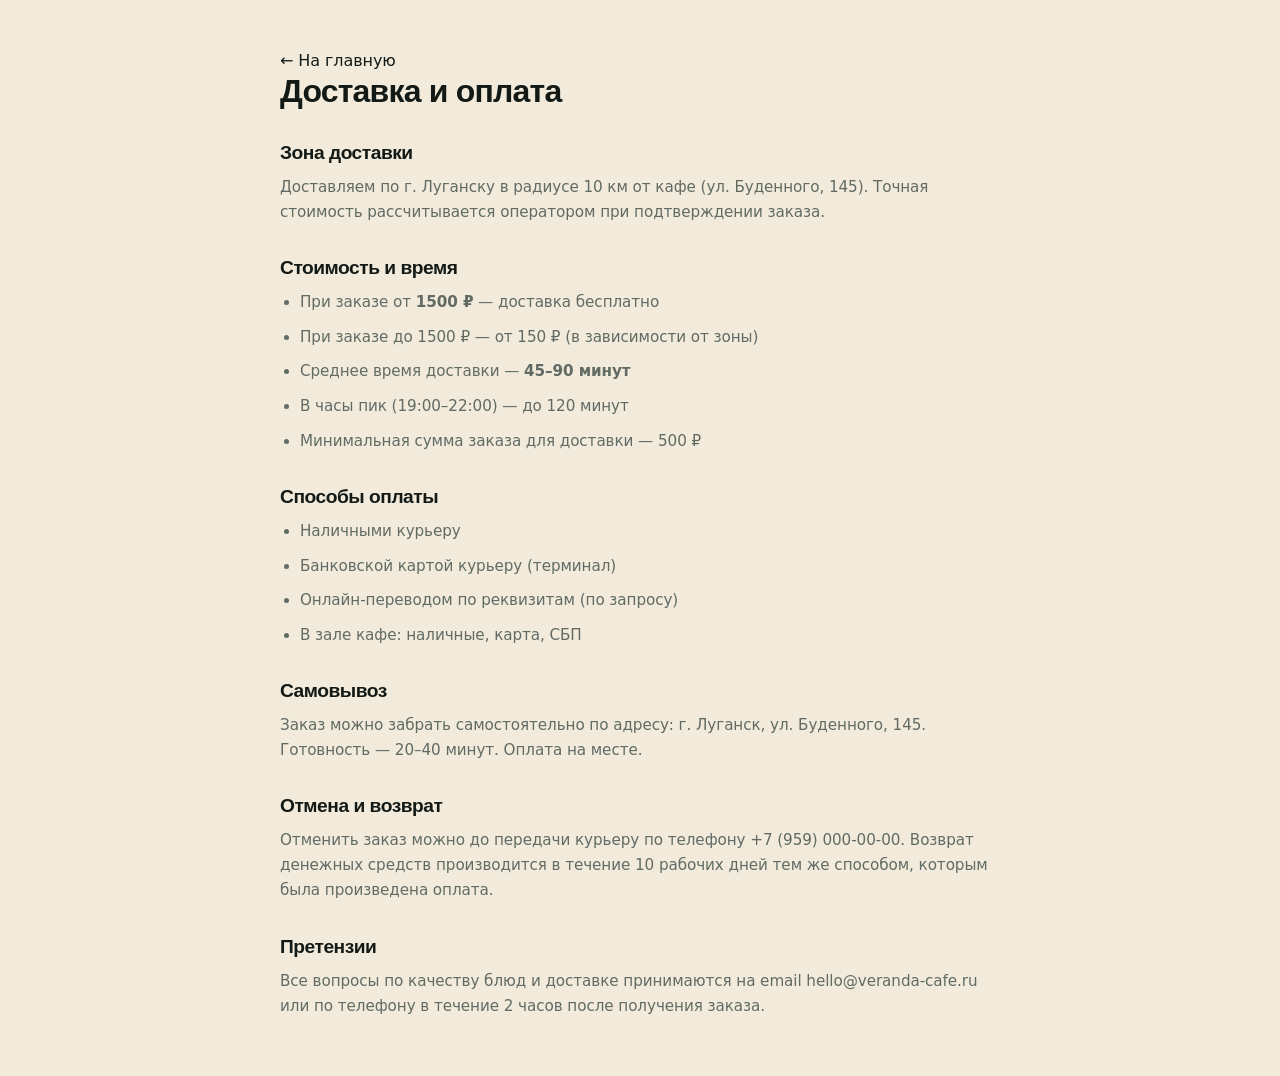
<file: legal/delivery.html>
<!DOCTYPE html>
<html lang="ru">
<head>
<meta charset="UTF-8">
<meta name="viewport" content="width=device-width, initial-scale=1">
<title>Доставка и оплата — кафе ВерАнда</title>
<link rel="stylesheet" href="../css/styles.css">
<style>.legal{max-width:760px;margin:0 auto;padding:3rem 1.25rem}.legal h1{margin-bottom:1.5rem}.legal h2{margin:2rem 0 .75rem;font-size:1.2rem}.legal p,.legal li{margin-bottom:.6rem;color:var(--muted);font-size:.95rem}.legal ul{padding-left:1.25rem;list-style:disc}.legal a{color:var(--gold)}</style>
</head>
<body>
<main class="legal">
  <a href="../index.html">← На главную</a>
  <h1>Доставка и оплата</h1>

  <h2>Зона доставки</h2>
  <p>Доставляем по г. Луганску в радиусе 10 км от кафе (ул. Буденного, 145). Точная стоимость рассчитывается оператором при подтверждении заказа.</p>

  <h2>Стоимость и время</h2>
  <ul>
    <li>При заказе от <strong>1500 ₽</strong> — доставка бесплатно</li>
    <li>При заказе до 1500 ₽ — от 150 ₽ (в зависимости от зоны)</li>
    <li>Среднее время доставки — <strong>45–90 минут</strong></li>
    <li>В часы пик (19:00–22:00) — до 120 минут</li>
    <li>Минимальная сумма заказа для доставки — 500 ₽</li>
  </ul>

  <h2>Способы оплаты</h2>
  <ul>
    <li>Наличными курьеру</li>
    <li>Банковской картой курьеру (терминал)</li>
    <li>Онлайн-переводом по реквизитам (по запросу)</li>
    <li>В зале кафе: наличные, карта, СБП</li>
  </ul>

  <h2>Самовывоз</h2>
  <p>Заказ можно забрать самостоятельно по адресу: г. Луганск, ул. Буденного, 145. Готовность — 20–40 минут. Оплата на месте.</p>

  <h2>Отмена и возврат</h2>
  <p>Отменить заказ можно до передачи курьеру по телефону <a href="tel:+79590000000">+7 (959) 000-00-00</a>. Возврат денежных средств производится в течение 10 рабочих дней тем же способом, которым была произведена оплата.</p>

  <h2>Претензии</h2>
  <p>Все вопросы по качеству блюд и доставке принимаются на email <a href="mailto:hello@veranda-cafe.ru">hello@veranda-cafe.ru</a> или по телефону в течение 2 часов после получения заказа.</p>
</main>
</body>
</html>
</file>
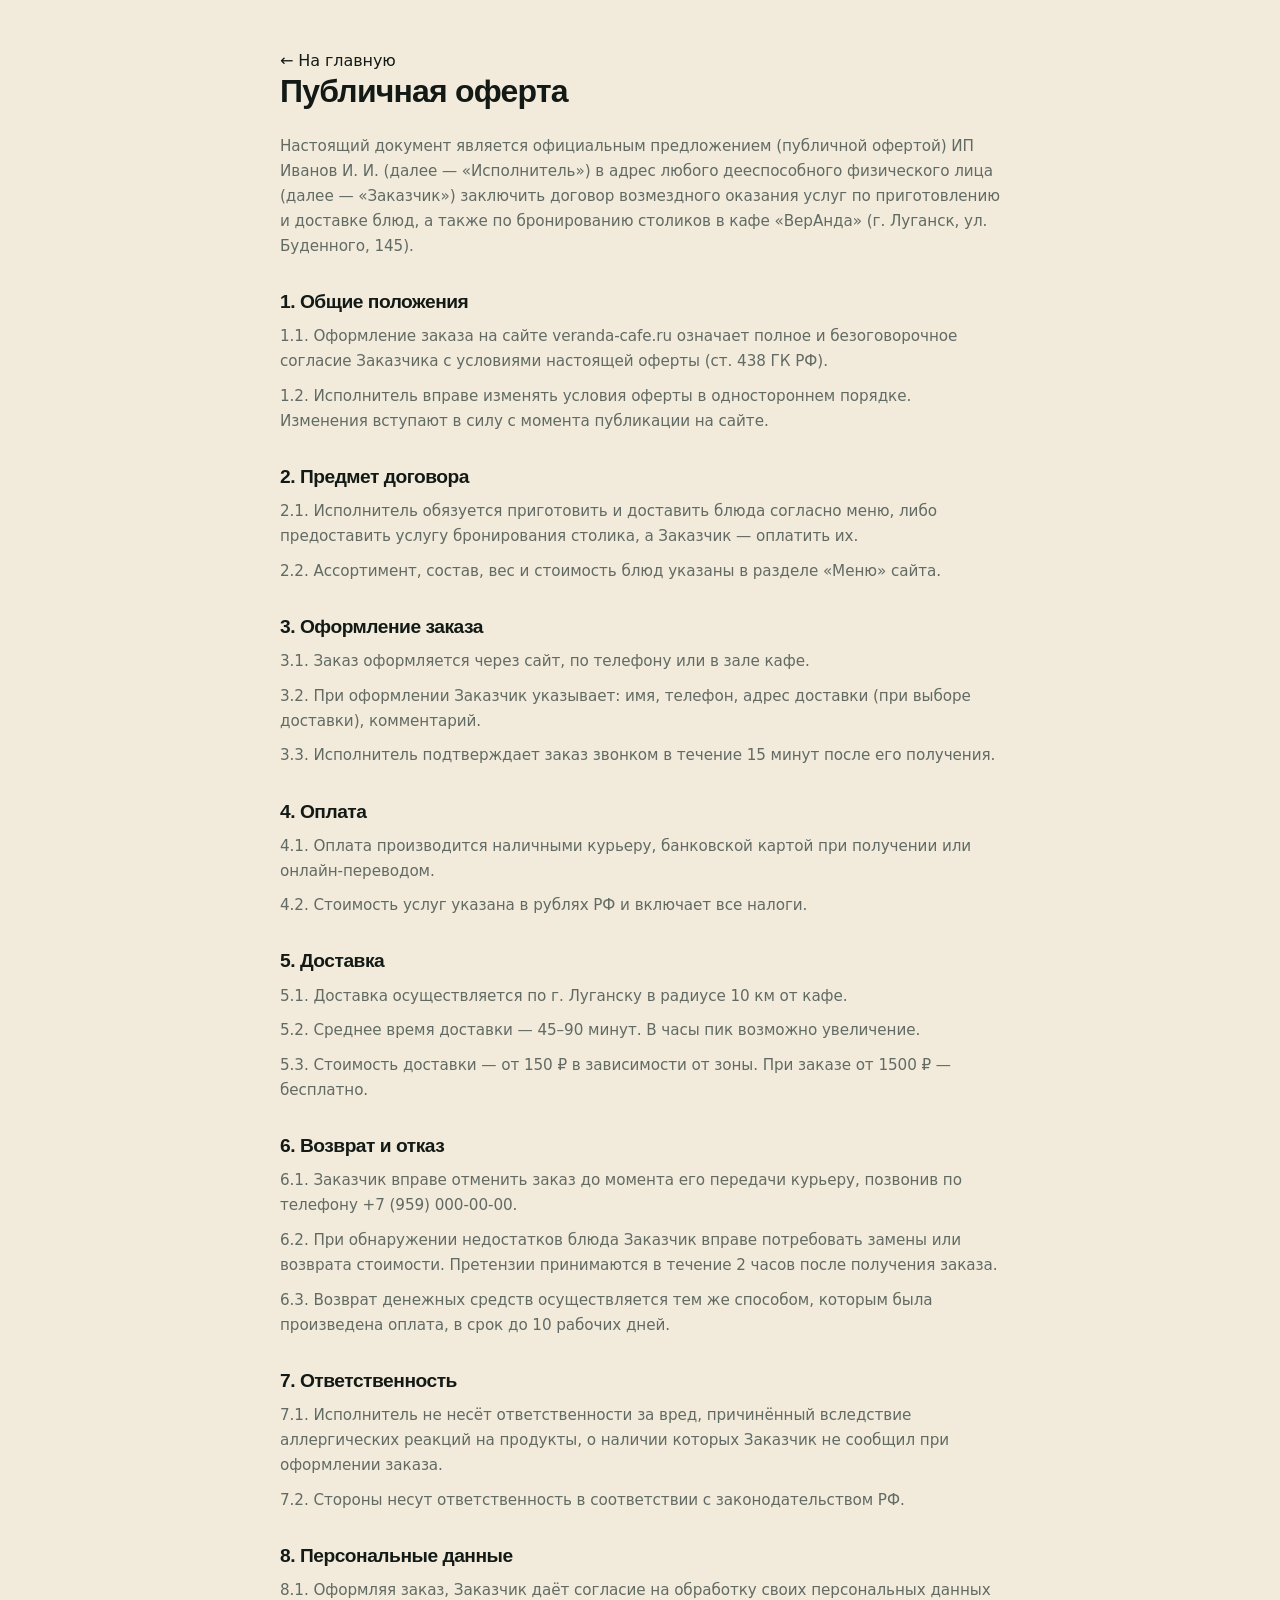
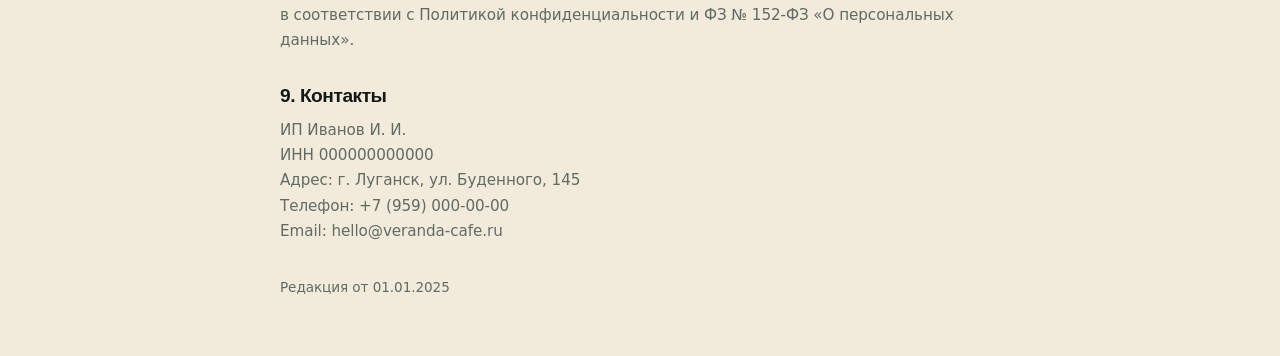
<file: legal/offer.html>
<!DOCTYPE html>
<html lang="ru">
<head>
<meta charset="UTF-8">
<meta name="viewport" content="width=device-width, initial-scale=1">
<title>Публичная оферта — кафе ВерАнда</title>
<link rel="stylesheet" href="../css/styles.css">
<style>.legal{max-width:760px;margin:0 auto;padding:3rem 1.25rem}.legal h1{margin-bottom:1.5rem}.legal h2{margin:2rem 0 .75rem;font-size:1.2rem}.legal p,.legal li{margin-bottom:.6rem;color:var(--muted);font-size:.95rem}.legal ul{padding-left:1.25rem;list-style:disc}.legal a{color:var(--gold)}</style>
</head>
<body>
<main class="legal">
  <a href="../index.html">← На главную</a>
  <h1>Публичная оферта</h1>
  <p>Настоящий документ является официальным предложением (публичной офертой) ИП Иванов И. И. (далее — «Исполнитель») в адрес любого дееспособного физического лица (далее — «Заказчик») заключить договор возмездного оказания услуг по приготовлению и доставке блюд, а также по бронированию столиков в кафе «ВерАнда» (г. Луганск, ул. Буденного, 145).</p>

  <h2>1. Общие положения</h2>
  <p>1.1. Оформление заказа на сайте veranda-cafe.ru означает полное и безоговорочное согласие Заказчика с условиями настоящей оферты (ст. 438 ГК РФ).</p>
  <p>1.2. Исполнитель вправе изменять условия оферты в одностороннем порядке. Изменения вступают в силу с момента публикации на сайте.</p>

  <h2>2. Предмет договора</h2>
  <p>2.1. Исполнитель обязуется приготовить и доставить блюда согласно меню, либо предоставить услугу бронирования столика, а Заказчик — оплатить их.</p>
  <p>2.2. Ассортимент, состав, вес и стоимость блюд указаны в разделе «Меню» сайта.</p>

  <h2>3. Оформление заказа</h2>
  <p>3.1. Заказ оформляется через сайт, по телефону или в зале кафе.</p>
  <p>3.2. При оформлении Заказчик указывает: имя, телефон, адрес доставки (при выборе доставки), комментарий.</p>
  <p>3.3. Исполнитель подтверждает заказ звонком в течение 15 минут после его получения.</p>

  <h2>4. Оплата</h2>
  <p>4.1. Оплата производится наличными курьеру, банковской картой при получении или онлайн-переводом.</p>
  <p>4.2. Стоимость услуг указана в рублях РФ и включает все налоги.</p>

  <h2>5. Доставка</h2>
  <p>5.1. Доставка осуществляется по г. Луганску в радиусе 10 км от кафе.</p>
  <p>5.2. Среднее время доставки — 45–90 минут. В часы пик возможно увеличение.</p>
  <p>5.3. Стоимость доставки — от 150 ₽ в зависимости от зоны. При заказе от 1500 ₽ — бесплатно.</p>

  <h2>6. Возврат и отказ</h2>
  <p>6.1. Заказчик вправе отменить заказ до момента его передачи курьеру, позвонив по телефону +7 (959) 000-00-00.</p>
  <p>6.2. При обнаружении недостатков блюда Заказчик вправе потребовать замены или возврата стоимости. Претензии принимаются в течение 2 часов после получения заказа.</p>
  <p>6.3. Возврат денежных средств осуществляется тем же способом, которым была произведена оплата, в срок до 10 рабочих дней.</p>

  <h2>7. Ответственность</h2>
  <p>7.1. Исполнитель не несёт ответственности за вред, причинённый вследствие аллергических реакций на продукты, о наличии которых Заказчик не сообщил при оформлении заказа.</p>
  <p>7.2. Стороны несут ответственность в соответствии с законодательством РФ.</p>

  <h2>8. Персональные данные</h2>
  <p>8.1. Оформляя заказ, Заказчик даёт согласие на обработку своих персональных данных в соответствии с <a href="privacy.html">Политикой конфиденциальности</a> и ФЗ № 152-ФЗ «О персональных данных».</p>

  <h2>9. Контакты</h2>
  <p>ИП Иванов И. И.<br>ИНН 000000000000<br>Адрес: г. Луганск, ул. Буденного, 145<br>Телефон: +7 (959) 000-00-00<br>Email: hello@veranda-cafe.ru</p>

  <p style="margin-top:2rem;font-size:.85rem">Редакция от 01.01.2025</p>
</main>
</body>
</html>
</file>
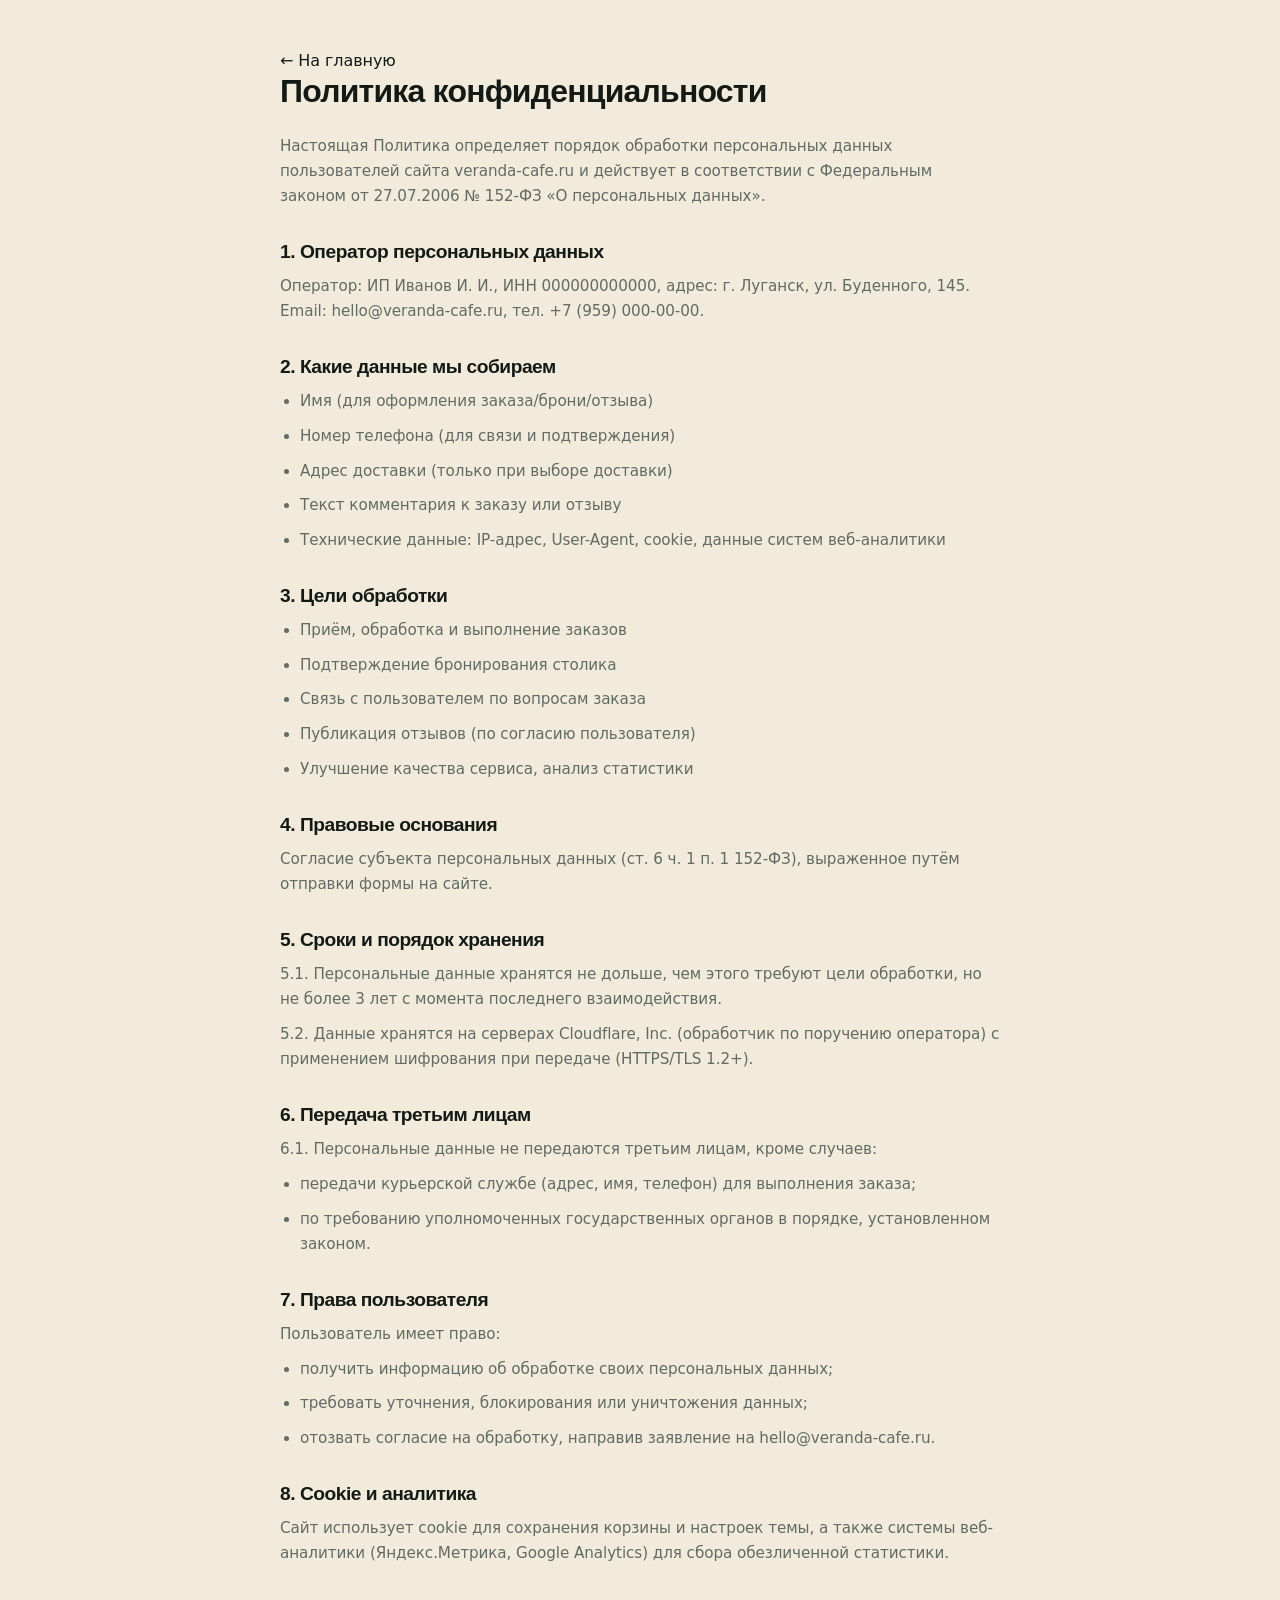
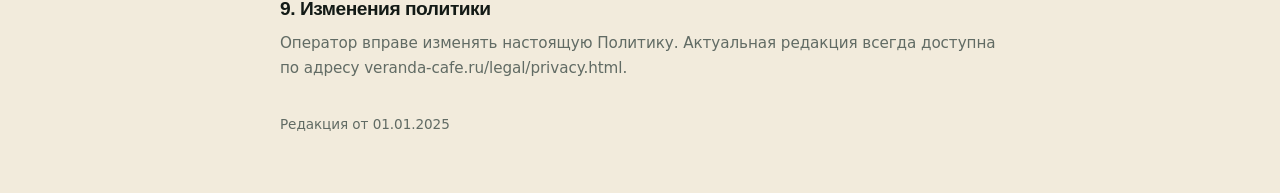
<file: legal/privacy.html>
<!DOCTYPE html>
<html lang="ru">
<head>
<meta charset="UTF-8">
<meta name="viewport" content="width=device-width, initial-scale=1">
<title>Политика конфиденциальности — кафе ВерАнда</title>
<link rel="stylesheet" href="../css/styles.css">
<style>.legal{max-width:760px;margin:0 auto;padding:3rem 1.25rem}.legal h1{margin-bottom:1.5rem}.legal h2{margin:2rem 0 .75rem;font-size:1.2rem}.legal p,.legal li{margin-bottom:.6rem;color:var(--muted);font-size:.95rem}.legal ul{padding-left:1.25rem;list-style:disc}.legal a{color:var(--gold)}</style>
</head>
<body>
<main class="legal">
  <a href="../index.html">← На главную</a>
  <h1>Политика конфиденциальности</h1>
  <p>Настоящая Политика определяет порядок обработки персональных данных пользователей сайта veranda-cafe.ru и действует в соответствии с Федеральным законом от 27.07.2006 № 152-ФЗ «О персональных данных».</p>

  <h2>1. Оператор персональных данных</h2>
  <p>Оператор: ИП Иванов И. И., ИНН 000000000000, адрес: г. Луганск, ул. Буденного, 145.<br>Email: hello@veranda-cafe.ru, тел. +7 (959) 000-00-00.</p>

  <h2>2. Какие данные мы собираем</h2>
  <ul>
    <li>Имя (для оформления заказа/брони/отзыва)</li>
    <li>Номер телефона (для связи и подтверждения)</li>
    <li>Адрес доставки (только при выборе доставки)</li>
    <li>Текст комментария к заказу или отзыву</li>
    <li>Технические данные: IP-адрес, User-Agent, cookie, данные систем веб-аналитики</li>
  </ul>

  <h2>3. Цели обработки</h2>
  <ul>
    <li>Приём, обработка и выполнение заказов</li>
    <li>Подтверждение бронирования столика</li>
    <li>Связь с пользователем по вопросам заказа</li>
    <li>Публикация отзывов (по согласию пользователя)</li>
    <li>Улучшение качества сервиса, анализ статистики</li>
  </ul>

  <h2>4. Правовые основания</h2>
  <p>Согласие субъекта персональных данных (ст. 6 ч. 1 п. 1 152-ФЗ), выраженное путём отправки формы на сайте.</p>

  <h2>5. Сроки и порядок хранения</h2>
  <p>5.1. Персональные данные хранятся не дольше, чем этого требуют цели обработки, но не более 3 лет с момента последнего взаимодействия.</p>
  <p>5.2. Данные хранятся на серверах Cloudflare, Inc. (обработчик по поручению оператора) с применением шифрования при передаче (HTTPS/TLS 1.2+).</p>

  <h2>6. Передача третьим лицам</h2>
  <p>6.1. Персональные данные не передаются третьим лицам, кроме случаев:</p>
  <ul>
    <li>передачи курьерской службе (адрес, имя, телефон) для выполнения заказа;</li>
    <li>по требованию уполномоченных государственных органов в порядке, установленном законом.</li>
  </ul>

  <h2>7. Права пользователя</h2>
  <p>Пользователь имеет право:</p>
  <ul>
    <li>получить информацию об обработке своих персональных данных;</li>
    <li>требовать уточнения, блокирования или уничтожения данных;</li>
    <li>отозвать согласие на обработку, направив заявление на hello@veranda-cafe.ru.</li>
  </ul>

  <h2>8. Cookie и аналитика</h2>
  <p>Сайт использует cookie для сохранения корзины и настроек темы, а также системы веб-аналитики (Яндекс.Метрика, Google Analytics) для сбора обезличенной статистики.</p>

  <h2>9. Изменения политики</h2>
  <p>Оператор вправе изменять настоящую Политику. Актуальная редакция всегда доступна по адресу veranda-cafe.ru/legal/privacy.html.</p>

  <p style="margin-top:2rem;font-size:.85rem">Редакция от 01.01.2025</p>
</main>
</body>
</html>
</file>
<file: css/styles.css>
/* =========================================================
   ВерАнда — Premium design system
   ========================================================= */

/* ==== RESET / BASE ==== */
*,*::before,*::after{box-sizing:border-box;margin:0;padding:0}
html{scroll-behavior:smooth;-webkit-text-size-adjust:100%}
img,picture,svg{display:block;max-width:100%;height:auto}
button,input,textarea,select{font:inherit;color:inherit}
a{color:inherit;text-decoration:none}
button{cursor:pointer;background:none;border:none}
ul{list-style:none}

/* ==== TOKENS ==== */
:root{
  /* Green — глубже и богаче */
  --green-900:#0A1410;
  --green-800:#0F1F18;
  --green-700:#16281f;
  --green-600:#1E3A2F;
  --green-500:#2A4F3F;
  --green-400:#4A7C63;
  --green-accent:#152E24;   /* новый — для текста на светлом */

  /* Gold — насыщеннее, чтобы «звучало» на белом */
  --gold-100:#F6EDD4;
  --gold-200:#EFE0B8;
  --gold-300:#E0C88C;        /* было E4CE9B — сделал насыщеннее */
  --gold-400:#D0B269;        /* было D8BD7D */
  --gold-500:#BA9A4A;        /* было C9A961 — тёмнее, чтобы контрастировало с белым */
  --gold-600:#9C7F35;        /* было A88848 */
  --gold-700:#755D22;        /* было 7E6732 */

  /* Cream — теплее, с характером */
  --cream-50:#FDFBF6;
  --cream-100:#F7F1E4;       /* было F5F0E6 — чуть теплее */
  --cream-200:#EBE2CE;       /* было EBE3D3 */
  --cream-300:#DCCFB4;       /* было DFD4BD — контрастнее */

  /* Semantic — пересобрал для глубины */
  --text:#131a16;            /* было 171d19 — чернее, чётче */
  --text-soft:#2f3a33;       /* было 3d4742 — глубже */
  --muted:#616b64;           /* было 757d78 — читаемее */
  --bg:#F2EBDC;              /* было FAF7F0 — теплее и заметно «бумажно» */
  --bg-2:#EBE2CE;            /* было F3EEE3 — второй тон для альтернативных секций */
  --card:#FFFDF8;            /* было FFFFFF — тёплый белый, не режет глаз */
  --card-2:#F9F4E8;          /* было FCFAF5 — заметнее выделение полей */

  /* Borders — чуть плотнее, чтобы структура читалась */
  --border:rgba(30,58,47,.12);          /* было .08 */
  --border-strong:rgba(30,58,47,.22);   /* было .16 */
  --gold-soft:rgba(186,154,74,.12);     /* было .14 */
  --gold-line:rgba(186,154,74,.45);     /* было .4 */

  /* Shadows — многослойные, глубокие */
  --shadow-xs:0 1px 2px rgba(30,42,32,.06), 0 1px 1px rgba(30,42,32,.03);
  --shadow-sm:0 2px 6px rgba(30,42,32,.07), 0 1px 2px rgba(30,42,32,.05);
  --shadow-md:0 12px 32px rgba(30,42,32,.10), 0 3px 8px rgba(30,42,32,.05);
  --shadow-lg:0 28px 72px rgba(30,42,32,.15), 0 8px 24px rgba(30,42,32,.07);
  --shadow-gold:0 14px 44px rgba(186,154,74,.32);
  --shadow-inset:inset 0 1px 0 rgba(255,255,255,.6);

  /* Radii */
  --r-sm:6px;
  --r-md:10px;
  --r-lg:16px;
  --r-xl:22px;
  --r-pill:999px;

  /* Layout */
  --container:1240px;
  --header-h:76px;

  /* Fonts */
  --font-display:'Cormorant Garamond',Georgia,serif;
  --font-heading:'Space Grotesk','Inter',sans-serif;
  --font-body:'Inter',system-ui,-apple-system,sans-serif;
  --font-mono:'JetBrains Mono',monospace;

  /* Transitions */
  --t-fast:.18s ease;
  --t:.32s cubic-bezier(.2,.8,.2,1);
  --t-slow:.55s cubic-bezier(.2,.8,.2,1);
}
[data-theme="dark"]{
  --text:#f2ede0;
  --text-soft:#c9c4b5;
  --muted:#8e968e;
  --bg:#0A1410;
  --bg-2:#0F1F18;
  --card:#0F1F18;
  --card-2:#152720;

  --border:rgba(201,169,97,.1);
  --border-strong:rgba(201,169,97,.22);
  --gold-soft:rgba(201,169,97,.1);
  --gold-line:rgba(201,169,97,.5);
  --green-accent:#4A7C63;

  /* Для тёмной темы возвращаем СВЕТЛОЕ золото */
  --gold-300:#E4CE9B;
  --gold-400:#D8BD7D;
  --gold-500:#C9A961;
  --gold-600:#A88848;
  --gold-700:#7E6732;

  --shadow-xs:0 1px 2px rgba(0,0,0,.35);
  --shadow-sm:0 2px 6px rgba(0,0,0,.4),0 1px 2px rgba(0,0,0,.35);
  --shadow-md:0 8px 28px rgba(0,0,0,.5),0 2px 6px rgba(0,0,0,.35);
  --shadow-lg:0 24px 64px rgba(0,0,0,.65),0 8px 24px rgba(0,0,0,.4);
  --shadow-gold:0 12px 40px rgba(201,169,97,.15);
  --shadow-inset:none;
}

/* ==== GLOBAL ==== */
body{
  font-family:var(--font-body);
  background:var(--bg);
  color:var(--text);
  line-height:1.65;
  font-size:16px;
  font-weight:400;
  letter-spacing:-.005em;
  -webkit-font-smoothing:antialiased;
  -moz-osx-font-smoothing:grayscale;
  transition:background var(--t),color var(--t);
  overflow-x:hidden;
}
h1,h2,h3,h4{
  font-family:var(--font-heading);
  line-height:1.1;
  font-weight:600;
  letter-spacing:-.025em;
  color:var(--text);
}
.mono{font-family:var(--font-mono)}

.container{max-width:var(--container);margin:0 auto;padding:0 1.5rem}
section[id]{scroll-margin-top:calc(var(--header-h) + 16px)}

/* =========================================================
   HEADER
   ========================================================= */
.site-header{
  position:fixed;top:0;left:0;right:0;z-index:100;
  padding:0 1.5rem;
  transition:background var(--t),box-shadow var(--t),border-color var(--t);
  border-bottom:1px solid transparent;
}
.site-header.scrolled{
  background:color-mix(in srgb,var(--bg) 84%,transparent);
  -webkit-backdrop-filter:saturate(160%) blur(20px);
  backdrop-filter:saturate(160%) blur(20px);
  border-bottom-color:var(--border);
  box-shadow:0 1px 0 rgba(201,169,97,.06), 0 12px 32px rgba(15,31,24,.05);
}
[data-theme="dark"] .site-header.scrolled{
  background:color-mix(in srgb,#0A1410 86%,transparent);
  box-shadow:0 1px 0 rgba(201,169,97,.1), 0 12px 32px rgba(0,0,0,.5);
}

.nav-wrap{
  max-width:var(--container);margin:0 auto;
  display:flex;align-items:center;justify-content:space-between;
  gap:1rem;height:var(--header-h);
  position:relative;
}

.logo{
  display:flex;align-items:center;gap:.6rem;
  font-family:var(--font-display);
  font-weight:600;font-size:1.5rem;
  letter-spacing:.01em;color:var(--gold-500);
  position:relative;z-index:3;
  transition:color var(--t),transform var(--t);
}
.logo:hover{transform:translateY(-1px)}
.logo svg{width:26px;height:26px;color:currentColor;flex-shrink:0}
.logo span{font-family:var(--font-display);font-weight:600;letter-spacing:.02em}
.logo-footer{color:var(--gold-500);margin-bottom:.75rem;font-size:1.35rem}

.nav-links{display:none;gap:1.9rem}
.nav-links a{
  position:relative;padding:.3rem 0;
  font-family:var(--font-body);
  text-transform:uppercase;
  font-size:.76rem;
  font-weight:500;
  letter-spacing:.14em;
  opacity:.85;
  transition:color var(--t),opacity var(--t);
}
.nav-links a::after{
  content:"";position:absolute;left:50%;right:50%;bottom:-3px;height:1px;
  background:var(--gold-500);
  transition:left var(--t),right var(--t);
}
.nav-links a:hover{opacity:1;color:var(--gold-500)}
.nav-links a:hover::after{left:0;right:0}

.nav-actions{display:flex;gap:.5rem;align-items:center;position:relative;z-index:3}
.icon-btn{
  width:40px;height:40px;border-radius:50%;
  display:grid;place-items:center;
  border:1px solid var(--border);
  background:var(--card);color:var(--text);
  transition:all var(--t);
  position:relative;
  box-shadow:var(--shadow-xs);
}
.icon-btn:hover{
  transform:translateY(-1px);
  border-color:var(--gold-500);
  color:var(--gold-500);
  box-shadow:var(--shadow-sm);
}
.icon-btn:focus-visible{outline:2px solid var(--gold-500);outline-offset:2px}
.cart-badge{
  position:absolute;top:-4px;right:-4px;min-width:20px;height:20px;
  border-radius:10px;background:var(--gold-500);color:#0A1410;
  font-size:.68rem;font-weight:700;display:grid;place-items:center;padding:0 6px;
  font-family:var(--font-mono);line-height:1;
  box-shadow:0 4px 12px rgba(201,169,97,.4);
}

.icon-sun,.icon-moon{transition:transform var(--t-slow),opacity var(--t)}
.icon-sun{display:none}
[data-theme="dark"] .icon-moon{display:none}
[data-theme="dark"] .icon-sun{display:block}

/* Прозрачная шапка над hero */
.site-header:not(.scrolled) .logo{color:var(--gold-400)}
.site-header:not(.scrolled) .nav-links a{color:rgba(245,240,230,.85)}
.site-header:not(.scrolled) .nav-links a:hover{color:var(--gold-400)}
.site-header:not(.scrolled) .nav-links a::after{background:var(--gold-400)}
.site-header:not(.scrolled) .icon-btn{
  background:rgba(255,255,255,.06);
  border-color:rgba(255,255,255,.16);
  color:#F5F0E6;
  -webkit-backdrop-filter:blur(8px);backdrop-filter:blur(8px);
  box-shadow:none;
}
.site-header:not(.scrolled) .icon-btn:hover{
  background:rgba(201,169,97,.18);
  border-color:var(--gold-400);
  color:var(--gold-400);
}
.site-header:not(.scrolled) .burger span{background:#F5F0E6}

.burger{
  width:40px;height:40px;border-radius:50%;
  display:none;flex-direction:column;justify-content:center;align-items:center;gap:5px;
  transition:background var(--t);
}
.burger span{display:block;width:20px;height:1.5px;background:var(--text);border-radius:2px;transition:.35s}
.burger.active span:nth-child(1){transform:translateY(6.5px) rotate(45deg)}
.burger.active span:nth-child(2){opacity:0}
.burger.active span:nth-child(3){transform:translateY(-6.5px) rotate(-45deg)}

/* =========================================================
   HERO
   ========================================================= */
.hero{
  position:relative;
  min-height:100svh;
  display:flex;flex-direction:column;justify-content:center;align-items:center;
  text-align:center;
  background:
    radial-gradient(ellipse 80% 60% at 50% 0%,rgba(42,79,63,.9) 0%,transparent 70%),
    radial-gradient(ellipse 60% 40% at 80% 100%,rgba(201,169,97,.14) 0%,transparent 60%),
    linear-gradient(180deg,#0F1F18 0%,#0A1410 100%);
  color:#F5F0E6;
  padding:calc(var(--header-h) + 5rem) 1.5rem 5rem;
  overflow:hidden;
  isolation:isolate;
}
.hero::before{
  content:"";position:absolute;inset:0;
  background-image:radial-gradient(rgba(201,169,97,.09) 1px,transparent 1px);
  background-size:36px 36px;
  opacity:.55;pointer-events:none;
  -webkit-mask-image:radial-gradient(ellipse 70% 60% at center,black,transparent 75%);
  mask-image:radial-gradient(ellipse 70% 60% at center,black,transparent 75%);
}
.hero-overlay{
  position:absolute;inset:0;
  pointer-events:none;
  opacity:.35;
}
.hero-overlay img{
  width:100%;height:100%;object-fit:cover;
  display:block;
  filter:contrast(1.05) saturate(.8);
}
.hero-content{
  position:relative;z-index:2;max-width:820px;
  display:flex;flex-direction:column;align-items:center;
  padding:2rem;
}
.hero-content::before{
  content:"";position:absolute;inset:-2rem -3rem;
  border:1px solid rgba(201,169,97,.14);
  border-radius:2px;
  pointer-events:none;
  z-index:-1;
}
.hero-tag{
  display:inline-flex;align-items:center;gap:.85rem;
  font-family:var(--font-mono);
  font-size:.68rem;letter-spacing:.38em;
  text-transform:uppercase;
  color:var(--gold-400);
  margin-bottom:2rem;opacity:.95;
}
.hero-tag::before,.hero-tag::after{
  content:"";display:block;width:36px;height:1px;
  background:linear-gradient(90deg,transparent,var(--gold-400),transparent);
}
.hero h1{
  font-family:var(--font-display);
  font-weight:500;
  font-size:clamp(4.5rem,15vw,10rem);
  letter-spacing:-.015em;
  line-height:.9;
  margin-bottom:1.25rem;
  background:linear-gradient(180deg,#FFFFFF 0%,#EFE0B8 45%,#C9A961 100%);
  -webkit-background-clip:text;background-clip:text;-webkit-text-fill-color:transparent;
  filter:drop-shadow(0 4px 40px rgba(201,169,97,.25));
}
.hero-slogan{
  font-family:var(--font-display);
  font-style:italic;
  font-size:clamp(1.1rem,2.4vw,1.45rem);
  max-width:600px;
  opacity:.85;
  margin:0 auto 2.75rem;
  color:#e8e4d8;
  line-height:1.5;
  font-weight:300;
  letter-spacing:.005em;
}
.hero-cta{display:flex;gap:.85rem;flex-wrap:wrap;justify-content:center}

/* =========================================================
   BUTTONS
   ========================================================= */
.btn{
  display:inline-flex;align-items:center;justify-content:center;gap:.55rem;
  padding:1rem 2rem;border-radius:var(--r-pill);
  font-family:var(--font-body);
  font-weight:500;font-size:.8rem;
  letter-spacing:.14em;
  text-transform:uppercase;
  transition:all var(--t);
  border:1px solid transparent;white-space:nowrap;
  position:relative;overflow:hidden;cursor:pointer;
  text-decoration:none;
}
.btn:focus-visible{outline:2px solid var(--gold-500);outline-offset:3px}
.btn-primary{
  background:linear-gradient(180deg,var(--gold-400),var(--gold-500));
  color:#0A1410;
  font-weight:600;
  box-shadow:
    inset 0 1px 0 rgba(255,255,255,.4),
    0 1px 2px rgba(0,0,0,.15),
    0 8px 24px rgba(201,169,97,.3);
}
.btn-primary:hover{
  background:linear-gradient(180deg,var(--gold-300),var(--gold-400));
  transform:translateY(-2px);
  box-shadow:
    inset 0 1px 0 rgba(255,255,255,.5),
    0 2px 4px rgba(0,0,0,.15),
    0 16px 40px rgba(201,169,97,.45);
}
.btn-primary::after{
  content:"";position:absolute;inset:0;
  background:linear-gradient(120deg,transparent 30%,rgba(255,255,255,.35) 50%,transparent 70%);
  transform:translateX(-100%);
  transition:transform .9s;
  pointer-events:none;
}
.btn-primary:hover::after{transform:translateX(100%)}
.btn-ghost{
  border-color:rgba(255,255,255,.22);
  color:#F5F0E6;
  background:rgba(255,255,255,.03);
  -webkit-backdrop-filter:blur(8px);backdrop-filter:blur(8px);
}
.btn-ghost:hover{
  background:rgba(255,255,255,.1);
  transform:translateY(-2px);
  border-color:rgba(255,255,255,.45);
}
.btn-block{width:100%}

/* =========================================================
   SECTIONS
   ========================================================= */
.section{padding:5.5rem 0}
.section-alt{background:var(--bg-2)}
[data-theme="dark"] .section-alt{background:#0F1F18}

.section-title{
  font-family:var(--font-display);
  font-size:clamp(2.5rem,5.5vw,4rem);
  font-weight:500;
  letter-spacing:-.015em;
  line-height:1;
  display:inline-block;
  margin-bottom:3rem;
  position:relative;
  color:var(--text);
}
.section-title::after{
  content:"";position:absolute;
  left:0;bottom:-1rem;
  width:56px;height:1px;
  background:linear-gradient(90deg,var(--gold-500),transparent);
}

/* =========================================================
   ABOUT
   ========================================================= */
.about-grid{display:grid;gap:3rem;grid-template-columns:1fr;align-items:center}
.about-text p{margin-bottom:1.15rem;color:var(--text-soft);font-size:1.05rem;line-height:1.75}
.about-text strong{color:var(--text);font-weight:600}
.features{display:flex;flex-wrap:wrap;gap:2rem;margin-top:2.25rem}
.features li{
  font-size:.9rem;color:var(--muted);
  border-left:1px solid var(--gold-500);
  padding-left:1rem;line-height:1.4;
}
.features strong{
  display:block;font-size:1.75rem;color:var(--text);
  font-family:var(--font-display);font-weight:600;
  margin-bottom:.15rem;
}
.about-grid img{
  border-radius:var(--r-md);box-shadow:var(--shadow-lg);
  width:100%;aspect-ratio:4/3;object-fit:cover;
}

/* =========================================================
   PROMO
   ========================================================= */
.promo-grid{display:grid;gap:1.5rem;grid-template-columns:1fr}
.promo-card{
  background:var(--card);border-radius:var(--r-md);padding:2rem;
  border:1px solid var(--border);position:relative;overflow:hidden;
  transition:transform var(--t),box-shadow var(--t),border-color var(--t);
}
.promo-card::before{
  content:"";position:absolute;top:0;left:0;width:100%;height:1px;
  background:linear-gradient(90deg,var(--gold-500),transparent 40%);
  opacity:.6;transition:opacity var(--t);
}
.promo-card:hover{
  transform:translateY(-4px);
  box-shadow:var(--shadow-lg);
  border-color:var(--gold-line);
}
.promo-card:hover::before{opacity:1}
.promo-card h3{
  margin-bottom:.6rem;font-size:1.15rem;font-family:var(--font-heading);
  font-weight:600;color:var(--text);
}
.promo-card p{color:var(--text-soft);font-size:.95rem;line-height:1.6}
.promo-tag{
  display:inline-block;font-family:var(--font-mono);font-size:.7rem;
  background:var(--gold-soft);color:var(--gold-600);
  padding:.35rem .7rem;border-radius:4px;
  margin-bottom:1rem;letter-spacing:.08em;font-weight:500;
}
[data-theme="dark"] .promo-tag{color:var(--gold-400)}

/* =========================================================
   MENU
   ========================================================= */
.menu-header{display:flex;flex-direction:column;gap:1.5rem;margin-bottom:2rem}
.menu-tools{display:flex;gap:.75rem;align-items:center}
.search{
  display:flex;align-items:center;gap:.6rem;
  background:var(--card);border:1px solid var(--border);
  border-radius:var(--r-pill);
  padding:.7rem 1.15rem;flex:1;max-width:340px;
  transition:border-color var(--t),box-shadow var(--t);
}
.search:focus-within{
  border-color:var(--gold-500);
  box-shadow:0 0 0 4px var(--gold-soft);
}
.search input{border:none;background:none;outline:none;width:100%;font-size:.9rem;color:inherit}
.search svg{opacity:.5;flex-shrink:0}

.tabs{
  display:flex;gap:.5rem;overflow-x:auto;padding-bottom:.75rem;
  scrollbar-width:none;-ms-overflow-style:none;margin-bottom:2rem;
  border-bottom:1px solid var(--border);
}
.tabs::-webkit-scrollbar{display:none}
.tab{
  padding:.65rem 1.15rem;
  font-size:.82rem;font-weight:500;
  letter-spacing:.05em;
  background:transparent;border:none;
  white-space:nowrap;color:var(--muted);
  position:relative;
  transition:color var(--t);
}
.tab::after{
  content:"";position:absolute;left:50%;right:50%;bottom:-.75rem;height:1px;
  background:var(--gold-500);
  transition:left var(--t),right var(--t);
}
.tab:hover{color:var(--text)}
.tab.active{color:var(--text);font-weight:600}
.tab.active::after{left:0;right:0}
[data-theme="dark"] .tab.active{color:var(--gold-400)}
[data-theme="dark"] .tab.active::after{background:var(--gold-400)}

.menu-grid{display:grid;gap:1.5rem;grid-template-columns:repeat(auto-fill,minmax(270px,1fr))}
.menu-card{
  background:var(--card);border-radius:var(--r-md);overflow:hidden;
  border:1px solid var(--border);display:flex;flex-direction:column;
  transition:transform var(--t),box-shadow var(--t),border-color var(--t);
}
.menu-card:hover{
  transform:translateY(-4px);
  box-shadow:var(--shadow-lg);
  border-color:var(--gold-line);
}
.menu-img{
  aspect-ratio:4/3;width:100%;object-fit:cover;
  background:linear-gradient(140deg,var(--green-600),var(--green-800));
  display:grid;place-items:center;color:var(--gold-500);
  position:relative;overflow:hidden;
}
.menu-img::after{
  content:"";position:absolute;inset:0;
  background:linear-gradient(180deg,transparent 60%,rgba(10,20,16,.5));
  pointer-events:none;
}
.menu-img svg{width:48px;height:48px;opacity:.6}
.menu-img img{width:100%;height:100%;object-fit:cover}
.menu-body{padding:1.35rem;display:flex;flex-direction:column;gap:.6rem;flex:1}
.menu-body h3{
  font-family:var(--font-heading);
  font-size:1.05rem;line-height:1.3;font-weight:600;
  letter-spacing:-.01em;color:var(--text);
}
.menu-comp{font-size:.85rem;color:var(--muted);flex:1;line-height:1.55}
.menu-meta{
  display:flex;justify-content:space-between;align-items:center;
  margin-top:.75rem;padding-top:1rem;
  border-top:1px solid var(--border);
  gap:.5rem;
}
.menu-weight{font-family:var(--font-mono);font-size:.72rem;color:var(--muted);letter-spacing:.02em}
.menu-price{
  font-family:var(--font-display);font-weight:600;
  font-size:1.4rem;color:var(--gold-500);
  letter-spacing:-.01em;
}
.menu-add{
  width:38px;height:38px;border-radius:50%;
  background:var(--green-600);color:var(--cream-100);
  display:grid;place-items:center;font-size:1.25rem;line-height:1;
  transition:transform var(--t),background var(--t),color var(--t);
  flex-shrink:0;font-family:inherit;
  border:1px solid transparent;
}
.menu-add:hover{
  background:var(--gold-500);color:#0A1410;
  transform:scale(1.1);
  box-shadow:var(--shadow-gold);
}
.menu-add:focus-visible{outline:2px solid var(--gold-500);outline-offset:2px}
[data-theme="dark"] .menu-add{background:var(--gold-500);color:#0A1410}
[data-theme="dark"] .menu-add:hover{background:var(--gold-400)}
.empty{text-align:center;color:var(--muted);padding:2rem}

/* =========================================================
   FORMS
   ========================================================= */
.form{
  background:var(--card);border:1px solid var(--border);
  border-radius:var(--r-md);padding:2rem;
  display:flex;flex-direction:column;gap:1.25rem;
  box-shadow:var(--shadow-sm);
}
.form-narrow{max-width:540px;margin:0 auto}
.form h3{margin-bottom:.5rem;font-size:1.3rem}
.field{display:flex;flex-direction:column;gap:.5rem}
.field label{
  font-size:.75rem;font-weight:500;
  letter-spacing:.14em;text-transform:uppercase;
  color:var(--muted);
}
.field input,.field textarea{
  padding:.9rem 1.1rem;
  border-radius:var(--r-sm);
  border:1px solid var(--border-strong);
  background:var(--card-2);
  font-size:.95rem;outline:none;
  transition:border-color var(--t),box-shadow var(--t),background var(--t);
  font-family:inherit;color:inherit;width:100%;
  letter-spacing:.005em;
}
.field input:focus,.field textarea:focus{
  border-color:var(--gold-500);
  box-shadow:0 0 0 4px var(--gold-soft);
  background:var(--card);
}
.field input.error,.field textarea.error{border-color:#d94f4f}
.field textarea{resize:vertical;min-height:70px}
.row{display:grid;gap:1.25rem;grid-template-columns:1fr 1fr}
.row .field:nth-child(3){grid-column:1/-1}
.radio-group{display:flex;gap:1.5rem;padding:.4rem 0}
.radio-group label{
  display:flex;gap:.55rem;align-items:center;cursor:pointer;
  color:var(--text);font-size:.95rem;
  text-transform:none;letter-spacing:0;
}
.radio-group input{accent-color:var(--gold-500);width:16px;height:16px}
.hp{position:absolute;left:-9999px;width:1px;height:1px;opacity:0}
.form-note{font-size:.78rem;color:var(--muted);text-align:center;line-height:1.5}
.form-note a{color:var(--gold-600);text-decoration:underline;transition:color var(--t)}
.form-note a:hover{color:var(--gold-500)}
[data-theme="dark"] .form-note a{color:var(--gold-400)}

/* =========================================================
   ORDER
   ========================================================= */
.order-grid{display:grid;gap:2.5rem;grid-template-columns:1fr}
.cart-summary{
  padding:1.25rem;
  background:var(--card-2);
  border-radius:var(--r-sm);
  font-size:.95rem;
  border:1px dashed var(--border-strong);
}
.cart-summary .row-line{
  display:flex;justify-content:space-between;padding:.3rem 0;font-size:.9rem;
  color:var(--text-soft);
}
.cart-summary .total{
  font-weight:700;font-size:1.05rem;
  margin-top:.75rem;padding-top:.75rem;
  border-top:1px solid var(--border-strong);
  color:var(--text);
}
.cart-summary .total span:last-child{
  color:var(--gold-500);
  font-family:var(--font-display);
  font-size:1.3rem;
}
.cart-list{display:flex;flex-direction:column;gap:.85rem}
.cart-item{
  display:grid;grid-template-columns:64px 1fr auto;
  gap:1rem;align-items:center;
  background:var(--card);border:1px solid var(--border);
  border-radius:var(--r-sm);padding:.9rem;
  box-shadow:var(--shadow-xs);
}
.cart-item-img{
  width:64px;height:64px;border-radius:6px;overflow:hidden;
  background:linear-gradient(140deg,var(--green-600),var(--green-800));
  display:grid;place-items:center;color:var(--gold-500);
}
.cart-item-img img{width:100%;height:100%;object-fit:cover}
.cart-item-img svg{width:28px;height:28px;opacity:.5}
.cart-item-info h4{font-size:.9rem;margin-bottom:.2rem;font-weight:600}
.cart-item-info p{font-size:.78rem;color:var(--muted);font-family:var(--font-mono)}
.cart-item-qty{display:flex;align-items:center;gap:.5rem;font-family:var(--font-mono);font-size:.85rem}
.qty-btn{
  width:26px;height:26px;border-radius:50%;
  border:1px solid var(--border-strong);
  display:grid;place-items:center;
  font-size:.95rem;transition:all var(--t);
  color:var(--muted);
}
.qty-btn:hover{border-color:var(--gold-500);color:var(--gold-500)}

/* =========================================================
   GALLERY
   ========================================================= */
.gallery{display:grid;grid-template-columns:repeat(2,1fr);gap:.85rem}
.gallery picture{display:block;overflow:hidden;border-radius:var(--r-sm)}
.gallery img{
  width:100%;aspect-ratio:1;object-fit:cover;
  cursor:pointer;
  transition:transform var(--t-slow),filter var(--t);
  filter:saturate(.9);
}
.gallery img:hover{transform:scale(1.05);filter:saturate(1.1)}

/* =========================================================
   REVIEWS
   ========================================================= */
.section-reviews{background:var(--bg)}
.section__head{
  text-align:center;margin-bottom:3rem;
  display:flex;flex-direction:column;align-items:center;gap:1rem;
}
.eyebrow{
  font-family:var(--font-mono);
  font-size:.68rem;letter-spacing:.32em;
  text-transform:uppercase;
  color:var(--gold-600);
  margin:0;font-weight:500;
}
[data-theme="dark"] .eyebrow{color:var(--gold-400)}
.section__title{
  font-family:var(--font-display);
  font-size:clamp(2.25rem,5vw,3.75rem);
  font-weight:500;letter-spacing:-.015em;
  line-height:1.05;
  margin:0;
}

.rating-badge{
  display:inline-flex;align-items:center;gap:1.35rem;
  background:var(--card);
  border:1px solid var(--border);
  border-radius:var(--r-pill);
  padding:1rem 2rem;
  margin-top:1rem;
  box-shadow:var(--shadow-sm);
}
.rating-badge__score{
  font-family:var(--font-display);
  font-size:2.6rem;font-weight:600;line-height:1;
  color:var(--gold-500);letter-spacing:-.03em;
}
.rating-badge__side{display:flex;flex-direction:column;gap:.2rem;text-align:left}
.rating-badge__stars{color:var(--gold-500);font-size:1rem;letter-spacing:3px;line-height:1}
.rating-badge__count{
  font-size:.72rem;color:var(--muted);
  font-family:var(--font-mono);letter-spacing:.03em;
}

.slider{max-width:720px;margin:0 auto;display:flex;flex-direction:column;gap:2rem}
.slider__track{
  display:flex;overflow:hidden;
  scroll-snap-type:x mandatory;
  scroll-behavior:smooth;
  scrollbar-width:none;-ms-overflow-style:none;
}
.slider__track::-webkit-scrollbar{display:none}
.slider__track > .review-card{
  flex:0 0 100%;width:100%;
  scroll-snap-align:center;
  padding:0 .25rem;
}

.review-card{
  background:var(--card);
  border:1px solid var(--border);
  border-radius:var(--r-md);
  padding:2.5rem;
  display:flex;flex-direction:column;gap:1.25rem;
  box-shadow:var(--shadow-sm);
  min-height:240px;
  position:relative;
}
.review-card::before{
  content:"«";
  position:absolute;top:1rem;left:1.5rem;
  font-family:var(--font-display);
  font-size:5rem;
  color:var(--gold-500);
  opacity:.13;
  line-height:.6;
}
.review-card__head{display:flex;align-items:center;gap:1rem}
.review-card__avatar{
  width:54px;height:54px;border-radius:50%;
  background:linear-gradient(140deg,var(--green-600),var(--green-800));
  color:var(--gold-400);
  display:grid;place-items:center;
  font-family:var(--font-display);font-weight:600;font-size:1.35rem;
  border:1px solid var(--gold-line);
  flex-shrink:0;
}
.review-card__meta{display:flex;flex-direction:column;gap:.2rem;min-width:0}
.review-card__name{font-weight:600;font-size:1rem;color:var(--text);line-height:1.2}
.review-card__date{font-size:.74rem;color:var(--muted);font-family:var(--font-mono);letter-spacing:.02em}
.review-card__text{
  font-family:var(--font-display);
  font-style:italic;
  color:var(--text-soft);
  font-size:1.15rem;
  line-height:1.55;
  flex:1;
  font-weight:400;
}
.review-card__footer{display:flex;flex-direction:column;gap:.4rem;margin-top:auto}
.review-card__stars{color:var(--gold-500);font-size:1rem;letter-spacing:4px;line-height:1}
.review-card__source{
  font-family:var(--font-mono);
  font-size:.68rem;
  letter-spacing:.22em;text-transform:uppercase;
  color:var(--muted);
}

.slider__nav{display:flex;align-items:center;justify-content:center;gap:1.35rem}
.slider__btn{
  width:44px;height:44px;border-radius:50%;
  background:transparent;
  border:1px solid var(--border-strong);
  color:var(--text);
  display:grid;place-items:center;cursor:pointer;
  transition:all var(--t);
}
.slider__btn svg{width:18px;height:18px}
.slider__btn:hover{
  background:var(--gold-500);color:#0A1410;
  border-color:var(--gold-500);
  transform:scale(1.06);
  box-shadow:var(--shadow-gold);
}
.slider__btn:focus-visible{outline:2px solid var(--gold-500);outline-offset:2px}
.slider__btn:disabled{opacity:.3;pointer-events:none}

.dots{display:flex;align-items:center;gap:.5rem;max-width:220px;overflow:hidden}
.dots__dot{
  width:7px;height:7px;border-radius:50%;
  background:var(--border-strong);
  border:none;cursor:pointer;padding:0;
  transition:background var(--t),width var(--t),border-radius var(--t);
}
.dots__dot:hover{background:var(--gold-400)}
.dots__dot.is-active{background:var(--gold-500);width:26px;border-radius:4px}

.reviews__cta{display:flex;justify-content:center;margin-top:2.5rem}
.reviews__cta .btn .icon{width:14px;height:14px}
.reviews-empty{
  text-align:center;color:var(--muted);
  padding:3rem 1rem;font-size:.95rem;width:100%;
}

/* =========================================================
   MODAL
   ========================================================= */
.modal{
  position:fixed;inset:0;z-index:150;
  display:flex;align-items:center;justify-content:center;
  padding:1.25rem;
  opacity:0;visibility:hidden;
  transition:opacity var(--t),visibility var(--t);
}
.modal.is-open{opacity:1;visibility:visible}
.modal__backdrop{
  position:absolute;inset:0;
  background:rgba(10,20,16,.7);
  -webkit-backdrop-filter:blur(6px);backdrop-filter:blur(6px);
}
.modal__dialog{
  position:relative;
  background:var(--card);
  border-radius:var(--r-md);
  padding:2.5rem;
  width:100%;max-width:500px;
  max-height:calc(100vh - 2.5rem);
  overflow-y:auto;
  box-shadow:0 40px 100px rgba(0,0,0,.4);
  transform:translateY(24px);
  transition:transform var(--t-slow);
  border:1px solid var(--border);
}
.modal.is-open .modal__dialog{transform:none}
.modal__close{
  position:absolute;top:1rem;right:1rem;
  width:36px;height:36px;border-radius:50%;
  display:grid;place-items:center;
  color:var(--muted);font-size:1.05rem;
  transition:background var(--t),color var(--t);
}
.modal__close:hover{background:var(--bg-2);color:var(--text)}
.modal__title{
  margin-bottom:1.5rem;font-size:1.5rem;
  font-family:var(--font-display);font-weight:600;
}

.review-form{gap:1.25rem}
.form__field{display:flex;flex-direction:column;gap:.5rem;position:relative}
.form__field > label{
  font-size:.72rem;font-weight:500;
  letter-spacing:.14em;text-transform:uppercase;
  color:var(--muted);
}
.form__field input,
.form__field textarea{
  padding:.9rem 1.1rem;border-radius:var(--r-sm);
  border:1px solid var(--border-strong);background:var(--card-2);
  font-size:.95rem;outline:none;font-family:inherit;color:inherit;
  transition:border-color var(--t),box-shadow var(--t),background var(--t);
}
.form__field input:focus,
.form__field textarea:focus{
  border-color:var(--gold-500);
  box-shadow:0 0 0 4px var(--gold-soft);
  background:var(--card);
}
.form__field textarea{resize:vertical;min-height:100px}
.form__field.is-invalid input,
.form__field.is-invalid textarea{border-color:#d94f4f}
.form__error{color:#d94f4f;font-size:.75rem;min-height:0;line-height:1.2}
.form__field.is-invalid .form__error{min-height:1em}

.rating-input{display:flex;gap:.2rem;font-size:2rem;padding:.15rem 0}
.rating-input__star{
  color:var(--border-strong);line-height:1;padding:0;
  transition:color var(--t),transform var(--t);
}
.rating-input__star.is-active{color:var(--gold-500)}
.rating-input__star.is-hover{color:var(--gold-400)}
.rating-input__star:hover{transform:scale(1.12)}

/* =========================================================
   CONTACTS
   ========================================================= */
.contacts-grid{display:grid;gap:2.5rem;grid-template-columns:1fr}
.contact-info p{margin-bottom:.75rem;color:var(--text-soft);font-size:.98rem}
.contact-info strong{color:var(--text);font-weight:600;display:inline-block;min-width:80px}
.contact-info a{color:var(--gold-600);transition:color var(--t)}
.contact-info a:hover{color:var(--gold-500)}
[data-theme="dark"] .contact-info a{color:var(--gold-400)}
[data-theme="dark"] .contact-info a:hover{color:var(--gold-300)}
.socials{display:flex;gap:.75rem;margin-top:1.5rem}
.socials a{
  width:44px;height:44px;border-radius:50%;
  display:grid;place-items:center;
  background:var(--green-600);color:var(--gold-400);
  transition:transform var(--t),background var(--t),color var(--t);
  border:1px solid transparent;
}
.socials a:hover{
  transform:translateY(-3px);
  background:var(--gold-500);color:#0A1410;
  box-shadow:var(--shadow-gold);
}
[data-theme="dark"] .socials a{background:var(--card-2);border-color:var(--border-strong)}
[data-theme="dark"] .socials a:hover{background:var(--gold-500);color:#0A1410;border-color:var(--gold-500)}
.map{border-radius:var(--r-md);overflow:hidden;box-shadow:var(--shadow-md);background:var(--card);border:1px solid var(--border)}
.map iframe{display:block;border:0;filter:saturate(.9)}
[data-theme="dark"] .map iframe{filter:invert(.9) hue-rotate(180deg) saturate(.8)}

/* =========================================================
   FOOTER
   ========================================================= */
.footer{
  background:linear-gradient(180deg,var(--green-800) 0%,#060F0B 100%);
  color:#e8e4d8;padding:4rem 0 2rem;margin-top:3rem;
  position:relative;
}
.footer::before{
  content:"";position:absolute;top:0;left:0;right:0;height:1px;
  background:linear-gradient(90deg,transparent,var(--gold-line),transparent);
  opacity:.5;
}
.footer-grid{display:grid;gap:2.5rem;grid-template-columns:1fr;margin-bottom:3rem}
.footer h4{
  font-size:.72rem;margin-bottom:1.35rem;color:var(--gold-400);
  font-family:var(--font-mono);font-weight:500;
  letter-spacing:.2em;text-transform:uppercase;
}
.footer ul{display:flex;flex-direction:column;gap:.65rem}
.footer a{font-size:.92rem;opacity:.78;transition:opacity var(--t),color var(--t)}
.footer a:hover{opacity:1;color:var(--gold-400)}
.footer p{font-size:.92rem;opacity:.78;margin-bottom:.6rem}
.footer-tagline{
  font-family:var(--font-mono);font-size:.72rem;color:var(--gold-400);
  opacity:.9;letter-spacing:.12em;text-transform:uppercase;margin-top:.5rem;
}
.footer-bottom{
  border-top:1px solid rgba(255,255,255,.08);
  padding-top:1.75rem;text-align:center;font-size:.82rem;opacity:.55;
}

/* =========================================================
   CART DRAWER
   ========================================================= */
.cart-drawer{
  position:fixed;top:0;right:0;bottom:0;width:min(440px,100vw);
  background:var(--card);z-index:120;
  transform:translateX(100%);
  transition:transform var(--t-slow);
  display:flex;flex-direction:column;
  box-shadow:-30px 0 80px rgba(0,0,0,.25);
  border-left:1px solid var(--border);
}
.cart-drawer.open{transform:translateX(0)}
.cart-drawer-header{
  padding:1.5rem 1.5rem 1.25rem;
  display:flex;justify-content:space-between;align-items:center;
  border-bottom:1px solid var(--border);
}
.cart-drawer-header h3{font-size:1.15rem;font-family:var(--font-heading);font-weight:600}
.cart-drawer-body{flex:1;overflow-y:auto;padding:1.25rem;display:flex;flex-direction:column;gap:.85rem}
.cart-drawer-footer{
  padding:1.5rem;border-top:1px solid var(--border);
  display:flex;flex-direction:column;gap:1rem;
}
.cart-drawer-footer p{display:flex;justify-content:space-between;font-size:1rem;align-items:center}
.cart-drawer-footer p strong{
  font-family:var(--font-display);font-size:1.4rem;color:var(--gold-500);
  font-weight:600;
}
.overlay{
  position:fixed;inset:0;background:rgba(10,20,16,.55);
  opacity:0;visibility:hidden;z-index:115;transition:opacity var(--t),visibility var(--t);
  -webkit-backdrop-filter:blur(4px);backdrop-filter:blur(4px);
}
.overlay.active{opacity:1;visibility:visible}

/* =========================================================
   TOAST
   ========================================================= */
.toast{
  position:fixed;bottom:2rem;left:50%;transform:translate(-50%,140%);
  background:var(--green-800);color:#F5F0E6;
  padding:1rem 1.75rem;
  border-radius:var(--r-pill);
  font-size:.88rem;font-weight:500;
  z-index:200;letter-spacing:.02em;
  transition:transform var(--t-slow);
  max-width:92vw;text-align:center;
  box-shadow:0 20px 60px rgba(0,0,0,.3),0 0 0 1px rgba(201,169,97,.2);
  border:1px solid rgba(201,169,97,.25);
}
.toast.show{transform:translate(-50%,0)}
.toast.error{
  background:#7f2c2c;
  box-shadow:0 20px 60px rgba(0,0,0,.3),0 0 0 1px rgba(217,79,79,.3);
  border-color:rgba(217,79,79,.4);
}
.toast.success{
  background:var(--green-800);
  border-color:rgba(201,169,97,.35);
}

/* =========================================================
   ANIMATIONS
   ========================================================= */
.reveal{opacity:0;transform:translateY(28px);transition:opacity .8s ease,transform .8s cubic-bezier(.2,.8,.2,1)}
.reveal.visible{opacity:1;transform:none}

/* =========================================================
   RESPONSIVE
   ========================================================= */
@media (min-width:640px){
  .section{padding:6.5rem 0}
  .container{padding:0 2rem}
  .row{grid-template-columns:1fr 1fr auto}
  .row .field:nth-child(3){grid-column:auto}
  .gallery{grid-template-columns:repeat(3,1fr)}
  .promo-grid{grid-template-columns:repeat(2,1fr)}
  .about-grid{grid-template-columns:1.1fr 1fr}
}

@media (min-width:960px){
  .section{padding:7.5rem 0}
  .nav-links{display:flex}
  .burger{display:none}
  .promo-grid{grid-template-columns:repeat(3,1fr)}
  .gallery{grid-template-columns:repeat(4,1fr)}
  .order-grid{grid-template-columns:1.1fr .9fr;align-items:start}
  .contacts-grid{grid-template-columns:1fr 1.5fr}
  .footer-grid{grid-template-columns:2fr 1fr 1fr 1fr;gap:3rem}
  .menu-header{flex-direction:row;align-items:end;justify-content:space-between}
  .menu-header .section-title{margin-bottom:0}
}

@media (min-width:1280px){
  .menu-grid{grid-template-columns:repeat(4,1fr)}
}

/* ==== MOBILE NAV ==== */
@media (max-width:959px){
  .burger{display:flex}
  .nav-links{
    position:fixed;top:0;left:0;right:0;bottom:0;
    background:rgba(10,20,16,.98);
    -webkit-backdrop-filter:blur(20px);backdrop-filter:blur(20px);
    flex-direction:column;justify-content:center;align-items:center;gap:2.25rem;
    font-family:var(--font-display);font-weight:500;
    z-index:2;transform:translateY(-100%);opacity:0;visibility:hidden;
    transition:transform .4s cubic-bezier(.2,.8,.2,1),opacity .35s ease,visibility .35s;
    padding:6rem 1.5rem 2rem;
  }
  .nav-links.open{display:flex;transform:translateY(0);opacity:1;visibility:visible}
  .nav-links a{
    color:#F5F0E6 !important;
    font-size:1.85rem;
    letter-spacing:.02em;
    text-transform:none;
    opacity:.85;
    font-weight:500;
  }
  .nav-links a:hover{color:var(--gold-400) !important;opacity:1}
  .nav-links a::after{display:none}
  .site-header:has(.nav-links.open) .logo{color:var(--gold-400)}
  .site-header:has(.nav-links.open) .icon-btn{
    background:rgba(255,255,255,.06);border-color:rgba(255,255,255,.16);color:#F5F0E6;
  }
}

/* ==== REVIEWS MOBILE ==== */
@media (max-width:640px){
  .rating-badge{padding:.75rem 1.35rem;gap:1rem}
  .rating-badge__score{font-size:2rem}
  .slider__btn{width:38px;height:38px}
  .slider__btn svg{width:16px;height:16px}
  .review-card{padding:1.5rem;gap:1rem;min-height:220px}
  .review-card::before{font-size:4rem;top:.5rem;left:1rem}
  .review-card__avatar{width:46px;height:46px;font-size:1.15rem}
  .review-card__text{font-size:1rem}
  .modal__dialog{padding:1.75rem}
  .rating-input{font-size:1.7rem}
  .hero-content{padding:1.5rem}
  .hero-content::before{inset:-1.5rem -1.5rem}
}

@media (prefers-reduced-motion:reduce){
  *,*::before,*::after{animation-duration:.01ms!important;transition-duration:.01ms!important}
  .reveal{opacity:1;transform:none}
}

/* =========================================================
   PROMOCODE
   ========================================================= */
.promo-row{display:flex;gap:.5rem;align-items:stretch}
.promo-row input{
  flex:1;min-width:0;
  padding:.9rem 1.1rem;
  border-radius:var(--r-sm);
  border:1px solid var(--border-strong);
  background:var(--card-2);
  font-size:.95rem;outline:none;font-family:inherit;color:inherit;
  letter-spacing:.08em;text-transform:uppercase;
  transition:border-color var(--t),box-shadow var(--t),background var(--t);
  font-weight:500;
}
.promo-row input:focus{
  border-color:var(--gold-500);
  box-shadow:0 0 0 4px var(--gold-soft);
  background:var(--card);
}
.promo-row input:disabled{opacity:.7;cursor:not-allowed}
.btn-promo{
  flex-shrink:0;padding:0 1.35rem;
  border-radius:var(--r-sm);
  border:1px solid var(--gold-500);
  background:transparent;color:var(--gold-600);
  font-weight:600;font-size:.82rem;
  letter-spacing:.1em;text-transform:uppercase;
  cursor:pointer;
  transition:background var(--t),color var(--t),opacity var(--t);
  white-space:nowrap;font-family:inherit;
}
[data-theme="dark"] .btn-promo{color:var(--gold-400)}
.btn-promo:hover:not(:disabled){
  background:var(--gold-500);color:#0A1410;
}
.btn-promo:disabled{opacity:.5;cursor:wait}
.promo-hint{
  display:block;min-height:1em;margin-top:.25rem;
  font-size:.78rem;line-height:1.4;color:var(--muted);
}
.promo-hint.is-error{color:#d94f4f}
.promo-hint.is-ok{color:var(--green-500);font-weight:600}
[data-theme="dark"] .promo-hint.is-ok{color:var(--gold-400)}

.cart-summary .row-line.discount{
  color:var(--green-600);
  font-weight:600;
}
[data-theme="dark"] .cart-summary .row-line.discount{color:var(--gold-400)}
.cart-summary .row-line.discount span:last-child{font-family:var(--font-mono)}

/* ==== MAP + ACTION BUTTONS ==== */
.map-column {
  display: flex;
  flex-direction: column;
  gap: 1rem;
}

.map {
  border-radius: var(--r-md);
  overflow: hidden;
  box-shadow: var(--shadow-md);
  background: var(--card);
  border: 1px solid var(--border);
}

.map iframe { display: block; border: 0; filter: saturate(.9); }
[data-theme="dark"] .map iframe { filter: invert(.9) hue-rotate(180deg) saturate(.8); }

/* Кнопки под картой — компактные, в ряд */
.map-actions {
  display: flex;
  gap: .65rem;
}

.btn-map {
  flex: 1;
}

.btn-map {
  display: inline-flex;
  align-items: center;
  justify-content: center;
  gap: .5rem;

  padding: .7rem 1rem;
  border-radius: var(--r-sm);

  border: 1px solid var(--border-strong);
  background: var(--card);
  color: var(--text-soft);

  font-family: var(--font-body);
  font-size: .82rem;
  font-weight: 500;
  letter-spacing: .01em;
  text-transform: none;
  text-decoration: none;
  white-space: nowrap;
  cursor: pointer;

  transition: all var(--t);
}

.btn-map svg {
  width: 16px;
  height: 16px;
  flex-shrink: 0;
  opacity: .85;
  transition: opacity var(--t), color var(--t);
}

.btn-map:hover {
  transform: translateY(-2px);
  box-shadow: var(--shadow-md);
  color: var(--text);
}

.btn-map:hover svg { opacity: 1; }

/* Фирменные цвета */
.btn-map-yandex:hover {
  color: #FC3F1D;
  border-color: #FC3F1D;
}
.btn-map-yandex:hover svg { color: #FC3F1D; }

/* Мобилка — кнопки в столбик */
@media (max-width: 640px) {
  .map-actions { grid-template-columns: 1fr; }
}
</file>
